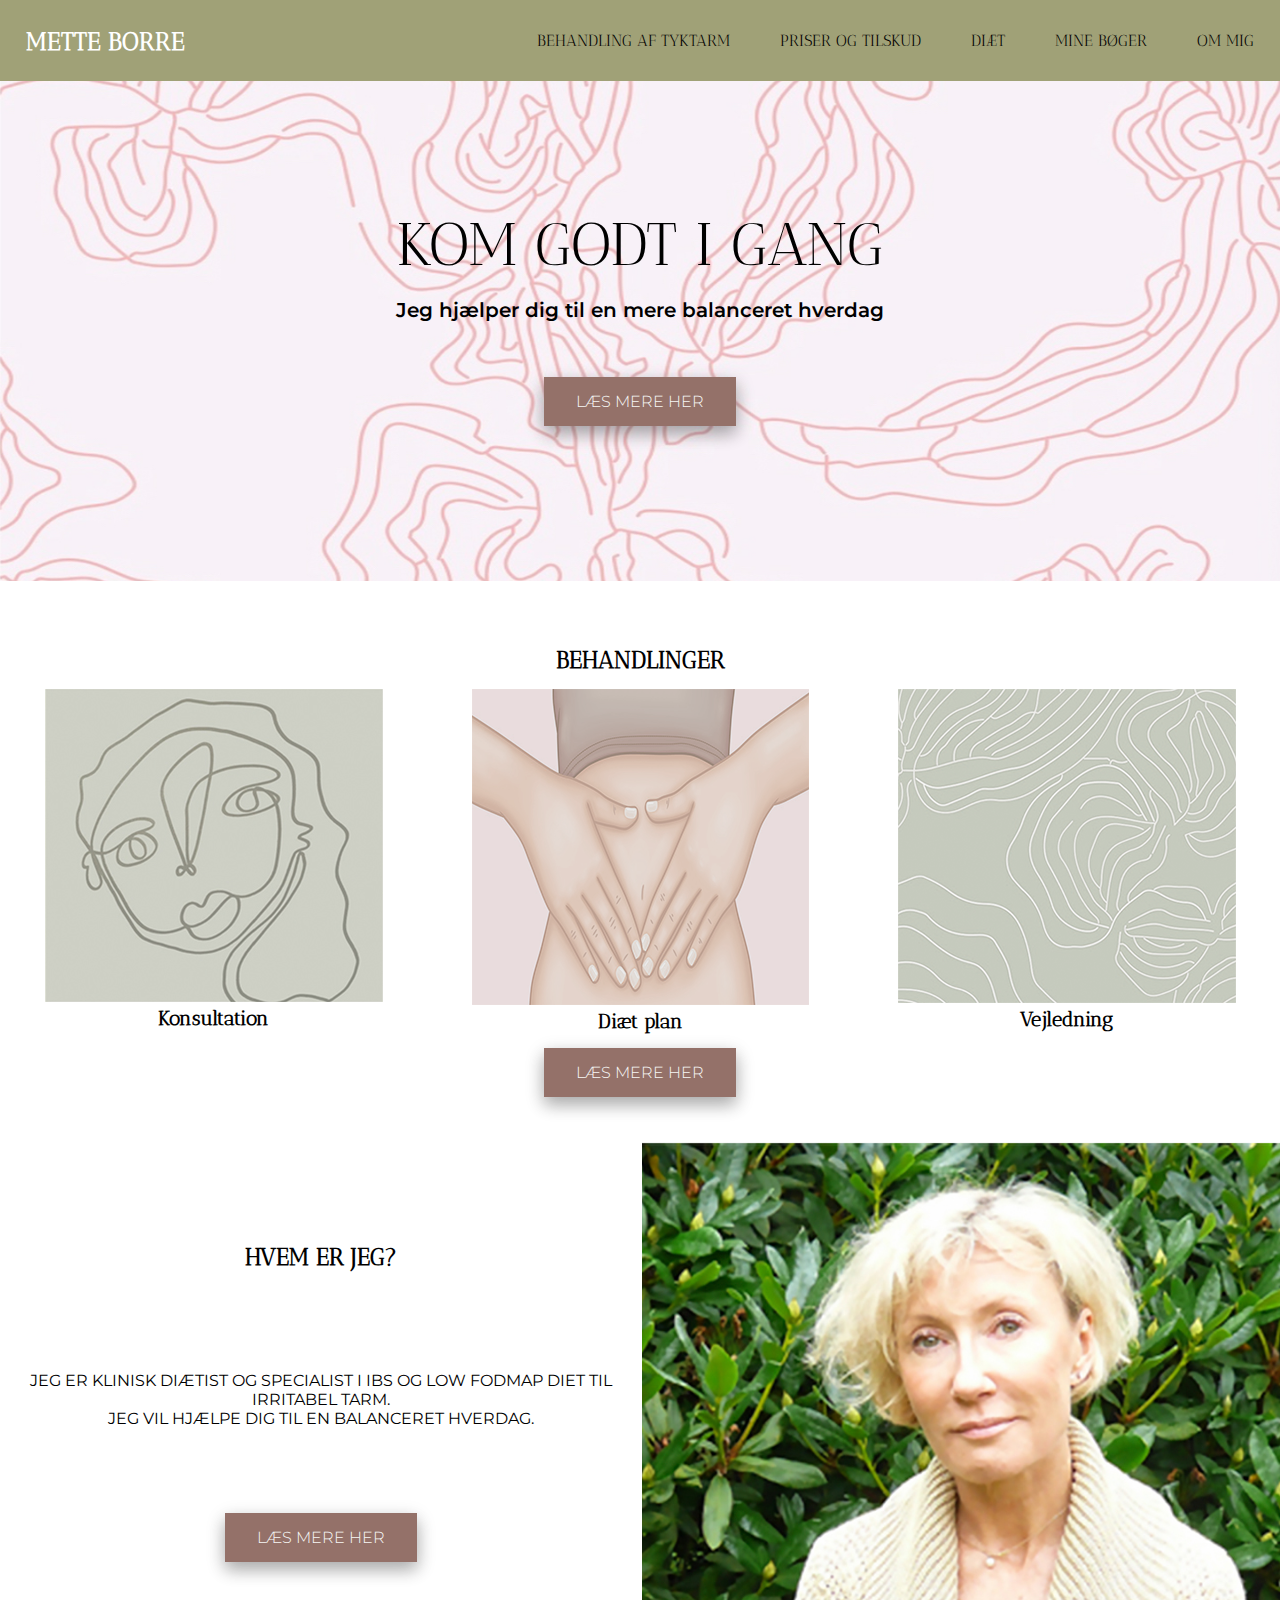
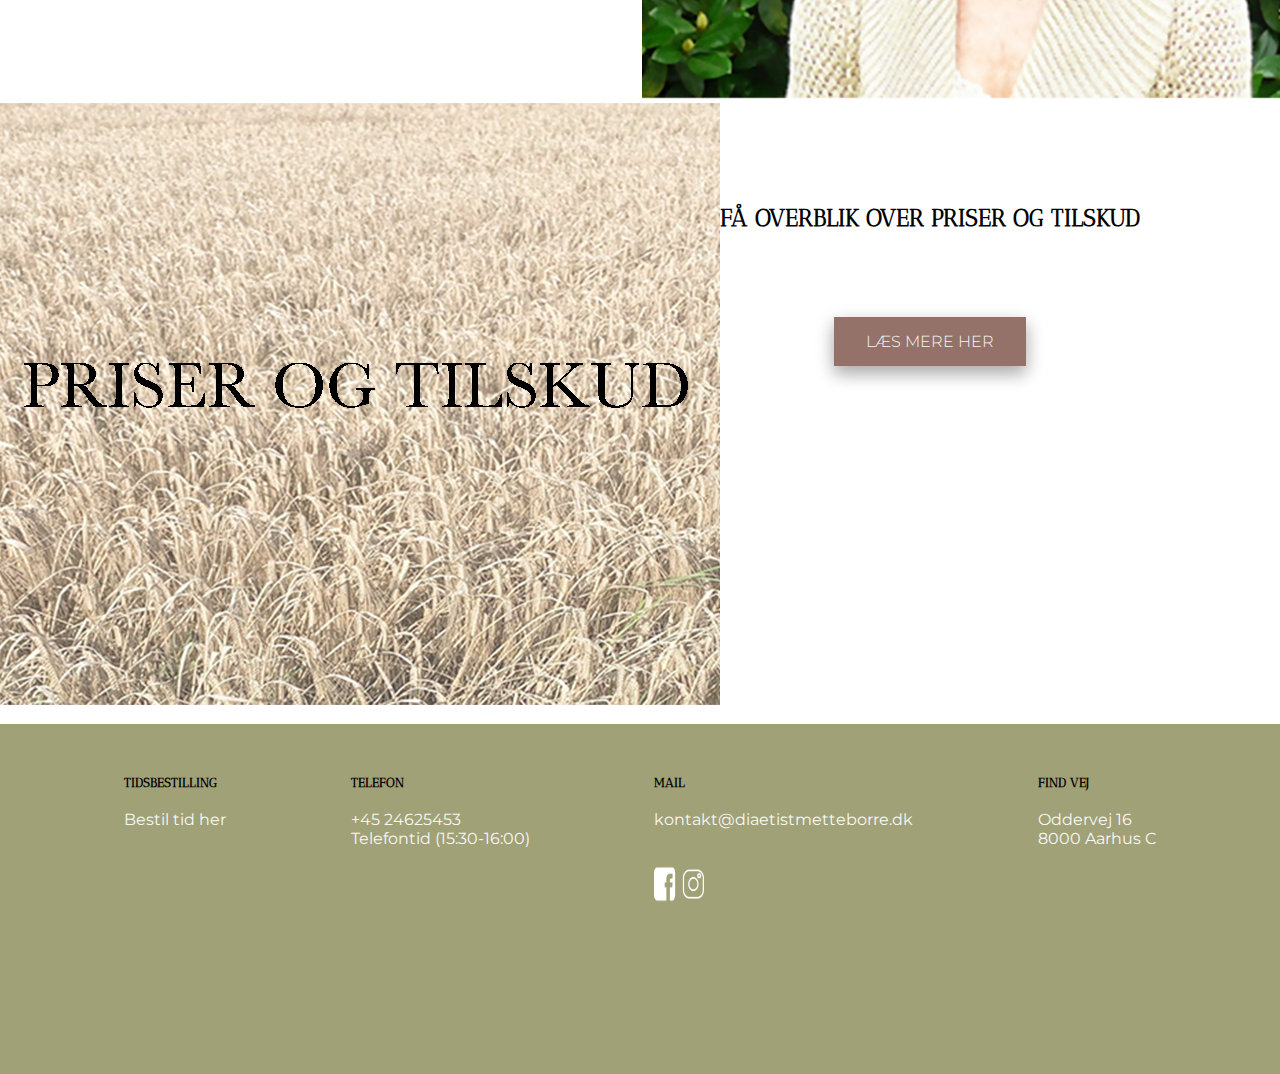
<file: index.html>
<!DOCTYPE html>
<html lang="en">
<head>
    <meta charset="UTF-8">
    <meta http-equiv="X-UA-Compatible" content="IE=edge">
    <meta name="viewport" content="width=device-width, initial-scale=1.0">
    <title>Mette Borre Diætist</title>
    <meta name="description" content="Jeg tilbyder vejledning og diæt plan til alle med problemer i tarmen.">
    <link rel="stylesheet" href="stylesheet.css">
    <style> @import url('https://fonts.googleapis.com/css2?family=Montserrat:wght@200&display=swap');</style>
    <style> @import url('https://fonts.googleapis.com/css2?family=Antic+Didone&display=swap');</style>
</head>
<body>
<header>
   
 
    <!--desktopmenu-->
    <a href="index.html">Mette Borre</a>
    
    <nav id="desktopmenu">
      
        <div class="dropdown">
            <p><a href="behandling.html" class="dropbtn">Behandling af tyktarm</a></p>
            <div class="dropdown-content">
                <a href="vejledning.html">Vejledning</a>
                <a href="komgodtigang.html">Kom godt i gang</a>
            </div>
        </div>

      <a href="priserogtilskud.html">Priser og tilskud</a>

      <a href="diæt.html">Diæt</a>

        <div class="dropdown">
            <p><a href="minebøger.html" class="dropbtn">Mine Bøger</a></p>
            <div class="dropdown-content">
                <a href="bogomernæring.html">Bog om ernæring</a>
                <a href="bogomkost.html">Bog om kost</a>
                <a href="foredrag.html">Foredrag om fordøjelse</a>
            </div>
        </div>
    
        <div class="dropdown">
            <p><a href="ommig.html" class="dropbtn">Om mig</a></p>

            <div class="dropdown-content">
                <a href="kontakt.html">Kontakt</a>
                <a href="omtale.html">Omtale</a>
            </div>
        </div>
    </nav>

       <!--burgermenu-->
       <a id="mobilemenu" href="menu.html"> <img src="menu-mobil/burgermenu.svg" alt="Burger Menu"> </a>

</header>

<main>

    <!--hero nyhed-->
    <section id="forside">
        <h1 id="forsidetekst">Kom godt i gang</h1>
        <p> Jeg hjælper dig til en mere balanceret hverdag</p>
        <p><a href="komgodtigang.html" class="lyserodknap">Læs mere her</a></p>

    </section>


    <section class="behandlinger">
        <h2>Behandlinger</h2>
        <section class="behandlingerbilleder">
            <div>
                <a href="behandling.html"> <img src="image/faceforside1.jpg" alt="konsultation"></a>
                <h2>Konsultation</h2>
            </div>
        
            <div>
                <a href="diæt.html"> <img src="image/maveforside.png" alt="diæt plan"></a>
                <h2>Diæt plan</h2>
           
            </div>
        
            <div>
                <a href="vejledning.html"> <img src="image/grøntarmforside.png" alt="vejledning"></a>
                <h2>Vejledning</h2>
            </div>
        </section>
        <section id="behandlingerknap">
            <div>
            <p><a href="behandling.html" class="lyserodknap">Læs mere her</a></p>
        </div>
        </section>
    </section>
    

    <section class="tokolonnermette">
        <div id="metteprisertekst">
            <h2>Hvem er jeg?</h2>
            <p>
                Jeg er klinisk diætist og specialist i IBS og Low FODMAP diet til irritabel tarm.<br>Jeg vil hjælpe dig til en balanceret hverdag.
            </p>
            <p><a href="ommig.html" class="lyserodknap">Læs mere her</a></p>

        </div>
        <!--https://min.medicin.dk/artikler/artikel/105 - kilde Mette Borre billede-->
        <div>
            <img id="metteansigt" src="image/Metteface.jpg" alt="Billede af Mette">
        </div>

    </section>
    <section class="tokolonnerpriser">
        <div>
            <img id="priserforside" src="image/priserogtilskudforside.jpg" alt="Billede af priser og tilskud">
        </div>
       
        <div id="prisertekst">
            <h2>Få overblik over priser og tilskud</h2>
            
            <p><a href="priserogtilskud.html" class="lyserodknap">Læs mere her</a></p>

        </div>
    

    </section>
</main>

<footer>

    <div class="up">
       <h6>Tidsbestilling</h6>
        <p>
        <a href="#"> Bestil tid her</a>
        </p>
    </div>

    <div class="up">
        <h6>Telefon</h6>
        <p>
        +45 24625453<br>
        Telefontid (15:30-16:00)
        </p>
    </div>

    <div class="down">
        <h6>Mail</h6>
        <p>
        <a href="mailto:Kontakt@diaetistmetteborre.dk">kontakt@diaetistmetteborre.dk</a>
        </p>
        <a href="#"><img src="image/iconerfooter.png" alt="facebook og instagram iconer"></a>
    </div>

    <div class="down">
        <h6>Find vej</h6>
        <p>
        <a href="https://goo.gl/maps/Ad6zxF7HXjRn4RDX6">
        Oddervej 16
        <br>
        8000 Aarhus C
        </a>
        </p>
    </div>
</footer>

</body>

</html>
</file>
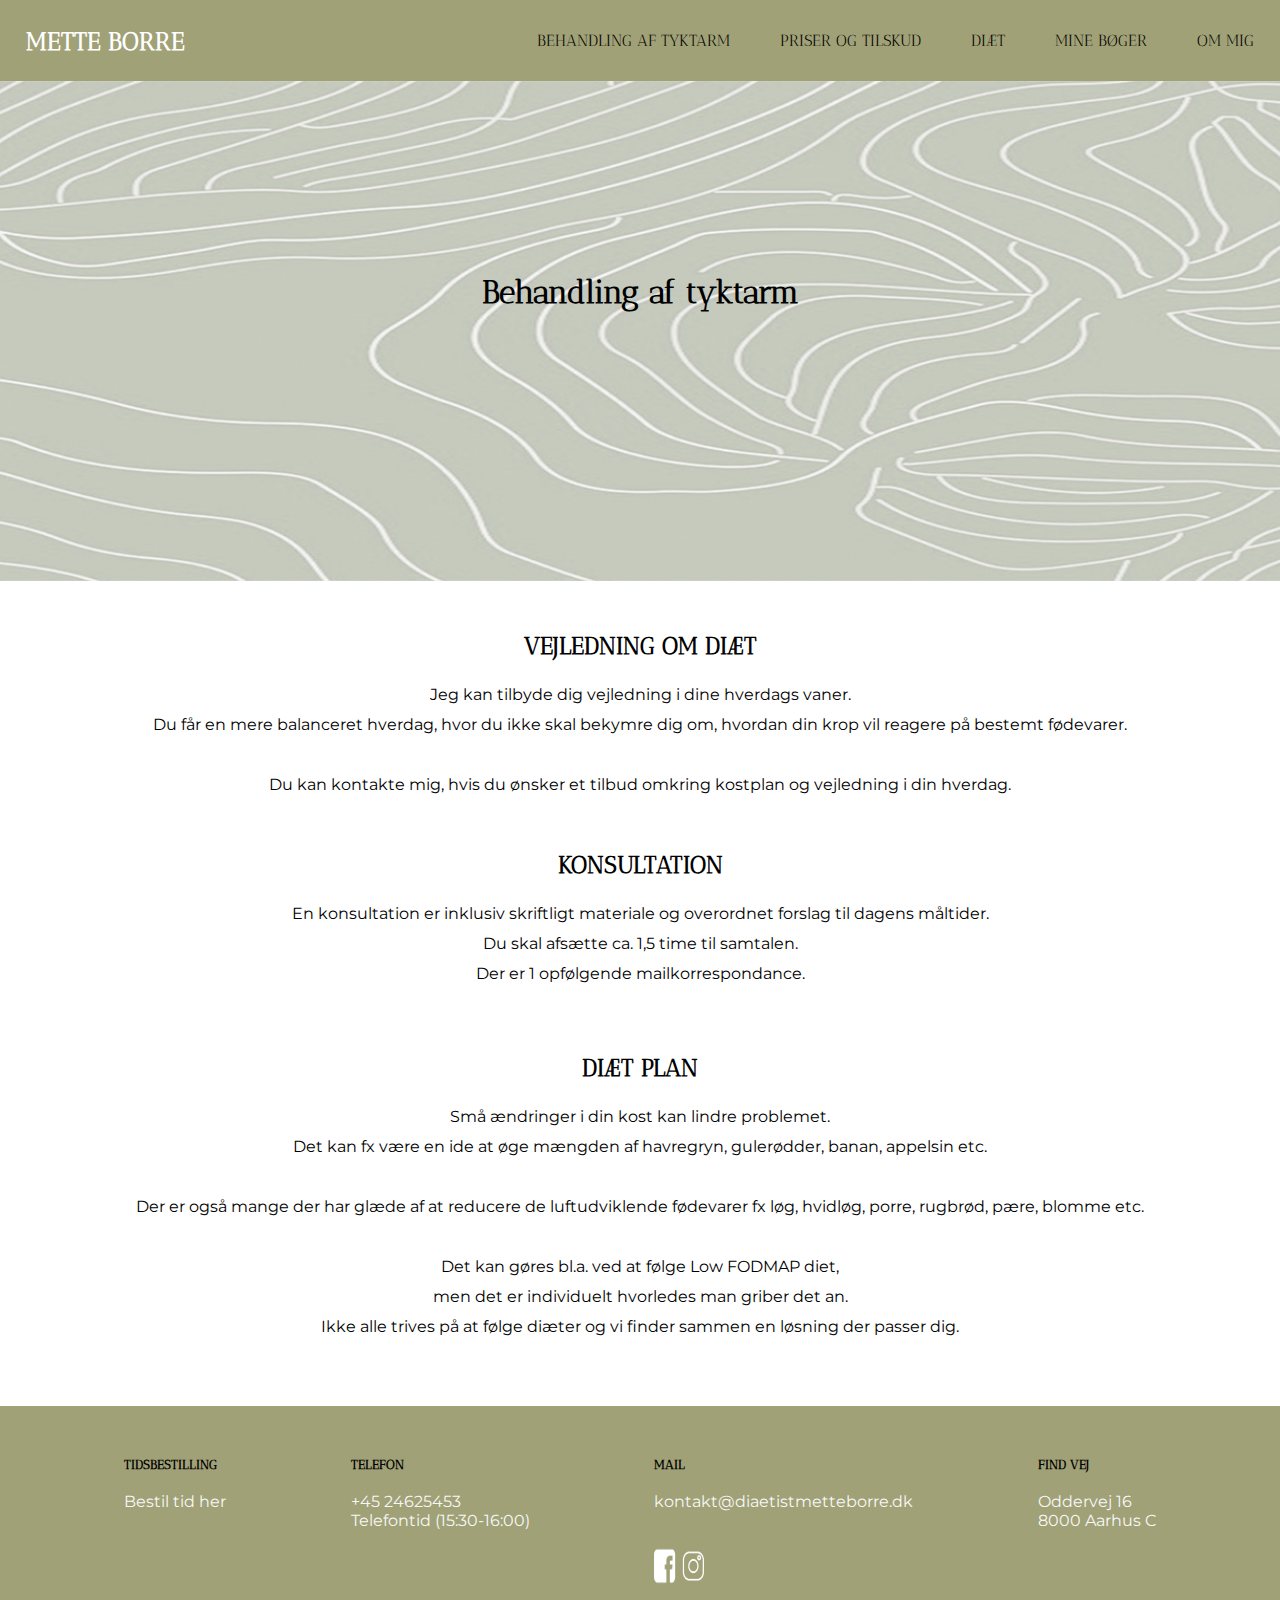
<file: behandling.html>
<!DOCTYPE html>
<html lang="en">
<head>
    <meta charset="UTF-8">
    <meta http-equiv="X-UA-Compatible" content="IE=edge">
    <meta name="viewport" content="width=device-width, initial-scale=1.0">
    <title>Mette Borre Diætist</title>
    <meta name="description" content="Jeg tilbyder vejledning og diæt plan til alle med problemer i tarmen.">
    <link rel="stylesheet" href="stylesheet.css">
    <style> @import url('https://fonts.googleapis.com/css2?family=Montserrat:wght@200&display=swap');</style>
    <style> @import url('https://fonts.googleapis.com/css2?family=Antic+Didone&display=swap');</style>
</head>
<body>
<header>
   
 
    <!--desktopmenu-->
    <a href="index.html">Mette Borre</a>
    
    <nav id="desktopmenu">
      
        <div class="dropdown">
            <p><a href="behandling.html" class="dropbtn">Behandling af tyktarm</a></p>
            <div class="dropdown-content">
                <a href="vejledning.html">Vejledning</a>
                <a href="komgodtigang.html">Kom godt i gang</a>
            </div>
        </div>

      <a href="priserogtilskud.html">Priser og tilskud</a>

      <a href="diæt.html">Diæt</a>

        <div class="dropdown">
            <p><a href="minebøger.html" class="dropbtn">Mine Bøger</a></p>
            <div class="dropdown-content">
                <a href="bogomernæring.html">Bog om ernæring</a>
                <a href="bogomkost.html">Bog om kost</a>
                <a href="foredrag.html">Foredrag om fordøjelse</a>
            </div>
        </div>
    
        <div class="dropdown">
            <p><a href="ommig.html" class="dropbtn">Om mig</a></p>

            <div class="dropdown-content">
                <a href="kontakt.html">Kontakt</a>
                <a href="omtale.html">Omtale</a>
            </div>
        </div>
    </nav>

       <!--burgermenu-->
       <a id="mobilemenu" href="menu.html"> <img src="menu-mobil/burgermenu.svg" alt="Burger Menu"> </a>

</header>

<main>
    <section id="behandlingoverskrift">
        <h2>
            Behandling af tyktarm 
        </h2>
    </section>

    <section class="behandlingtekst">
        <h2>
            Vejledning om diæt
        </h2>
        <p>
            Jeg kan tilbyde dig vejledning i dine hverdags vaner. <br> Du får en mere balanceret hverdag, hvor du ikke skal bekymre dig om, hvordan din krop vil reagere på bestemt fødevarer.  <br><br>Du kan kontakte mig, hvis du ønsker et tilbud omkring kostplan og vejledning i din hverdag.
        </p>
    </section>
    <section class="behandlingtekst">
        <div>
            <h2>
                Konsultation
            </h2>
            <p>
                En konsultation er inklusiv skriftligt materiale og overordnet forslag til dagens måltider.<br> Du skal afsætte ca. 1,5 time til samtalen.<br> Der er 1 opfølgende mailkorrespondance.
            </p>
        </div>
    </section>
    <section class="behandlingtekst">
        <div>
            <h2>
                Diæt plan
            </h2>
            <p>
                Små ændringer i din kost kan lindre problemet. <br>Det kan fx være en ide at øge mængden af havregryn, gulerødder, banan, appelsin etc.<br><br> Der er også mange der har glæde af at reducere de luftudviklende fødevarer fx løg, hvidløg, porre, rugbrød, pære, blomme etc.<br> <br> Det kan gøres bl.a. ved at følge Low FODMAP diet,<br> men det er individuelt hvorledes man griber det an.<br> Ikke alle trives på at følge diæter og vi finder sammen en løsning der passer dig.
            </p>
        </div>
    </section>

</main>

<footer>

    <div class="up">
       <h6>Tidsbestilling</h6>
        <p>
        <a href="#"> Bestil tid her</a>
        </p>
    </div>

    <div class="up">
        <h6>Telefon</h6>
        <p>
        +45 24625453<br>
        Telefontid (15:30-16:00)<br>
        </p>
    </div>

    <div class="down">
        <h6>Mail</h6>
        <p>
        <a href="mailto:Kontakt@diaetistmetteborre.dk">kontakt@diaetistmetteborre.dk</a>
        </p>
        <a href="#"><img src="image/iconerfooter.png" alt="facebook og instagram logo"></a>
    </div>

    <div class="down">
        <h6>Find vej</h6>
        <p>
        <a href="https://goo.gl/maps/Ad6zxF7HXjRn4RDX6">
        Oddervej 16
        <br>
        8000 Aarhus C
        </a>
        </p>
    </div>
</footer>

</body>

</html>
</file>
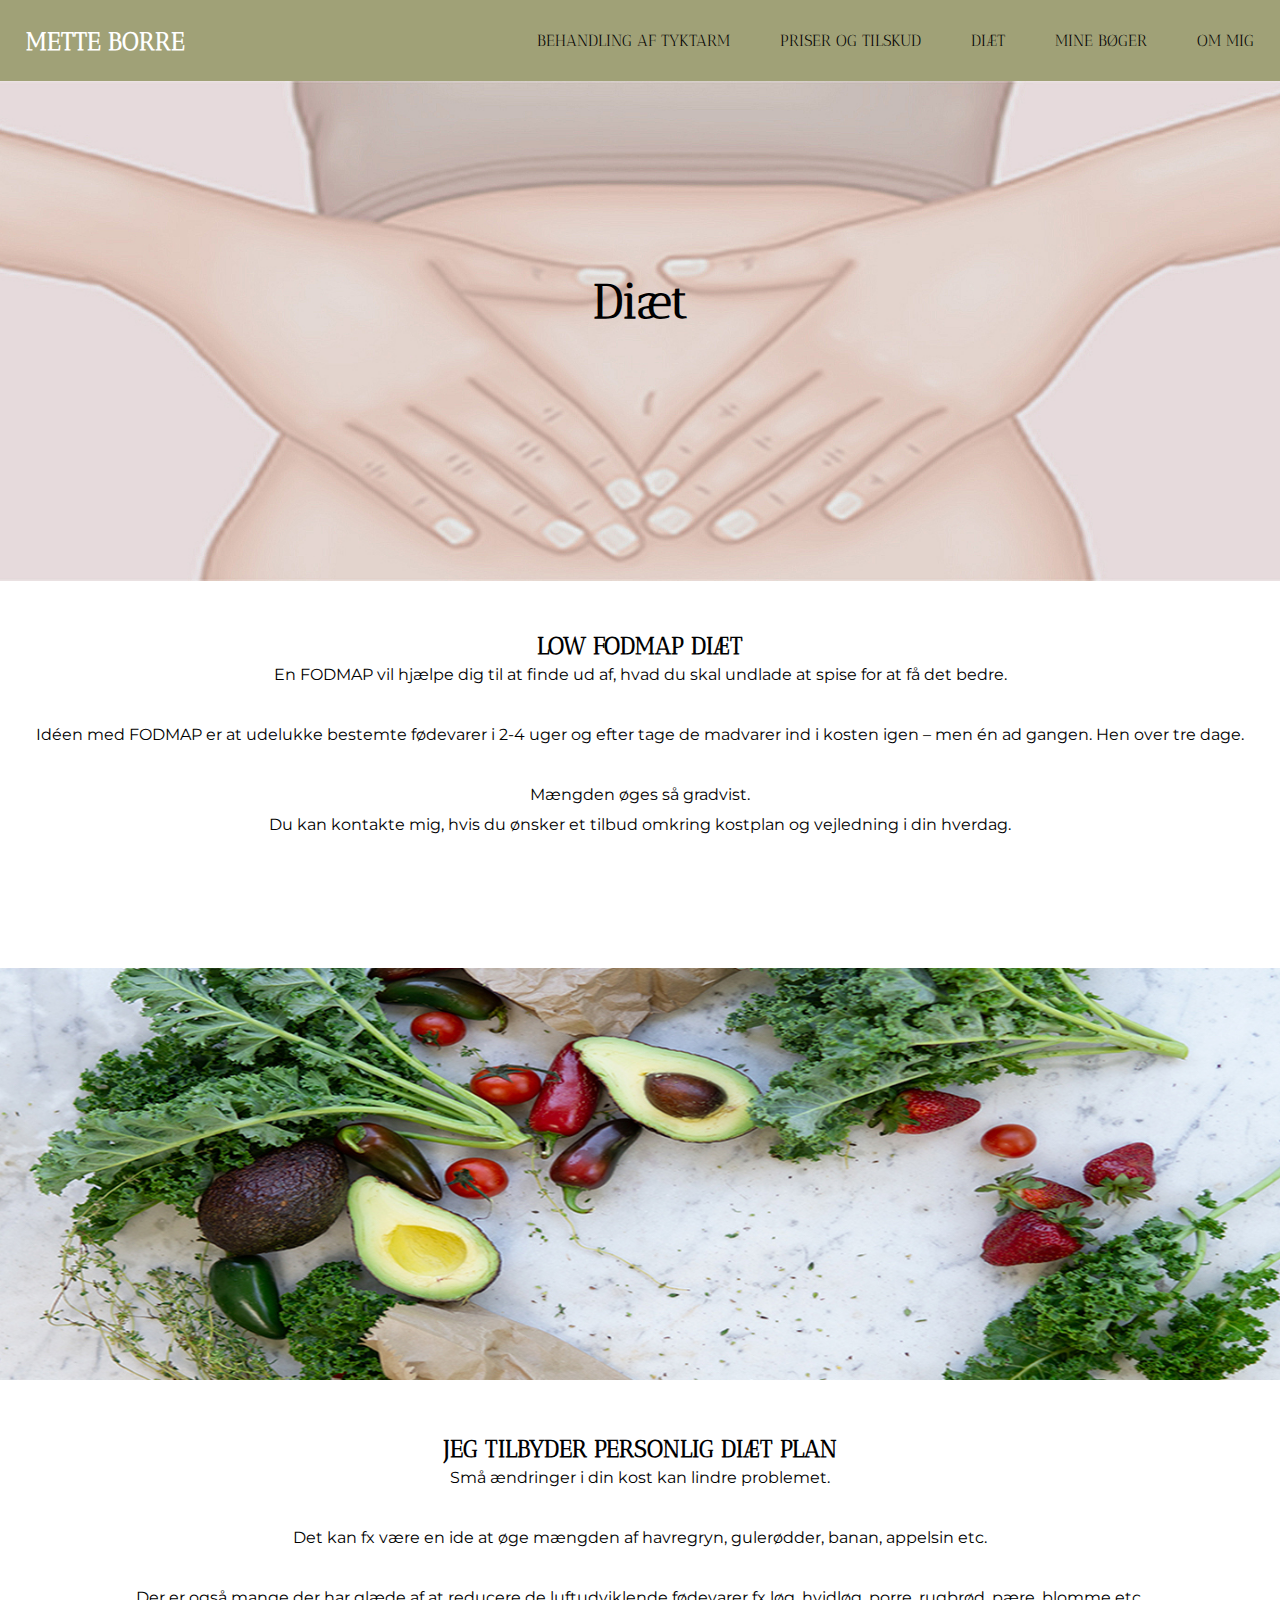
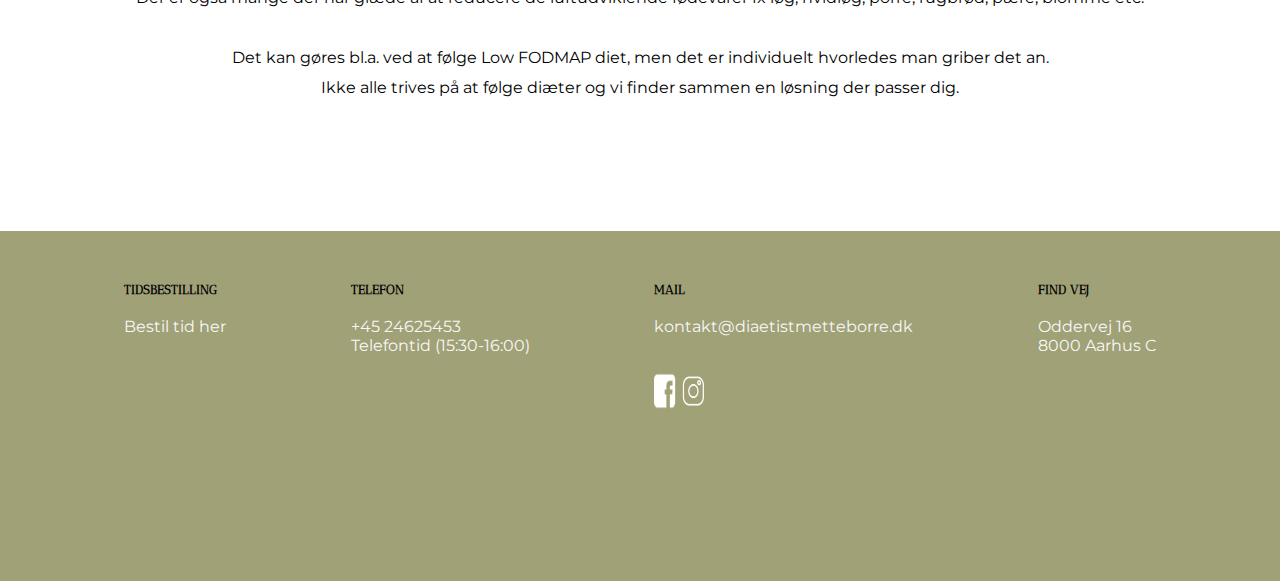
<file: diæt.html>
<!DOCTYPE html>
<html lang="en">
<head>
    <meta charset="UTF-8">
    <meta http-equiv="X-UA-Compatible" content="IE=edge">
    <meta name="viewport" content="width=device-width, initial-scale=1.0">
    <title>Mette Borre Diætist</title>
    <meta name="description" content="Jeg tilbyder vejledning og diæt plan til alle med problemer i tarmen.">
    <link rel="stylesheet" href="stylesheet.css">
    <style> @import url('https://fonts.googleapis.com/css2?family=Montserrat:wght@200&display=swap');</style>
    <style> @import url('https://fonts.googleapis.com/css2?family=Antic+Didone&display=swap');</style>
</head>
<body>
<header>
   
 
    <!--desktopmenu-->
    <a href="index.html">Mette Borre</a>
    
    <nav id="desktopmenu">
      
        <div class="dropdown">
            <p><a href="behandling.html" class="dropbtn">Behandling af tyktarm</a></p>
            <div class="dropdown-content">
                <a href="vejledning.html">Vejledning</a>
                <a href="komgodtigang.html">Kom godt i gang</a>
            </div>
        </div>

      <a href="priserogtilskud.html">Priser og tilskud</a>

      <a href="diæt.html">Diæt</a>

        <div class="dropdown">
            <p><a href="minebøger.html" class="dropbtn">Mine Bøger</a></p>
            <div class="dropdown-content">
                <a href="bogomernæring.html">Bog om ernæring</a>
                <a href="bogomkost.html">Bog om kost</a>
                <a href="foredrag.html">Foredrag om fordøjelse</a>
            </div>
        </div>
    
        <div class="dropdown">
            <p><a href="ommig.html" class="dropbtn">Om mig</a></p>

            <div class="dropdown-content">
                <a href="kontakt.html">Kontakt</a>
                <a href="omtale.html">Omtale</a>
            </div>
        </div>
    </nav>

       <!--burgermenu-->
       <a id="mobilemenu" href="menu.html"> <img src="menu-mobil/burgermenu.svg" alt="Burger Menu"> </a>

</header>

<main>
    <section id="diætoverskrift">
        <h2>
            Diæt 
        </h2>
    </section>

    <section id="diættekst">
        <h2>
            Low Fodmap Diæt 
        </h2>
        <p>
            En FODMAP vil hjælpe dig til at finde ud af, hvad du skal undlade at spise for at få det bedre.<br><br> Idéen med FODMAP er at udelukke bestemte fødevarer i 2-4 uger og efter tage de madvarer ind i kosten igen – men én ad gangen. Hen over tre dage. <br><br>Mængden øges så gradvist.<br> Du kan kontakte mig, hvis du ønsker et tilbud omkring kostplan og vejledning i din hverdag.
        </p>
    </section>
    <section id="diættekst2">
        <div>
            <img id="grøntsager" src="image/Diætgrøntsager.jpg" alt="Grøntsager diæt plan">
        </div>
        <div>
            <h2>
                Jeg tilbyder personlig Diæt plan
            </h2>
            <p>
                Små ændringer i din kost kan lindre problemet. <br><br>Det kan fx være en ide at øge mængden af havregryn, gulerødder, banan, appelsin etc.<br><br> Der er også mange der har glæde af at reducere de luftudviklende fødevarer fx løg, hvidløg, porre, rugbrød, pære, blomme etc.<br><br> Det kan gøres bl.a. ved at følge Low FODMAP diet, men det er individuelt hvorledes man griber det an.<br> Ikke alle trives på at følge diæter og vi finder sammen en løsning der passer dig.
            </p>
        </div>
    </section>

</main>

<footer>

    <div class="up">
       <h6>Tidsbestilling</h6>
        <p>
        <a href="#"> Bestil tid her</a>
        </p>
    </div>

    <div class="up">
        <h6>Telefon</h6>
        <p>
        +45 24625453<br>
        Telefontid (15:30-16:00)<br>
        </p>
    </div>

    <div class="down">
        <h6>Mail</h6>
        <p>
        <a href="mailto:Kontakt@diaetistmetteborre.dk">kontakt@diaetistmetteborre.dk</a>
        </p>
        <a href="#"><img src="image/iconerfooter.png" alt="facebook og instagram logo"></a>
    </div>

    <div class="down">
        <h6>Find vej</h6>
        <p>
        <a href="https://goo.gl/maps/Ad6zxF7HXjRn4RDX6">
        Oddervej 16
        <br>
        8000 Aarhus C
        </a>
        </p>
    </div>
</footer>

</body>

</html>
</file>
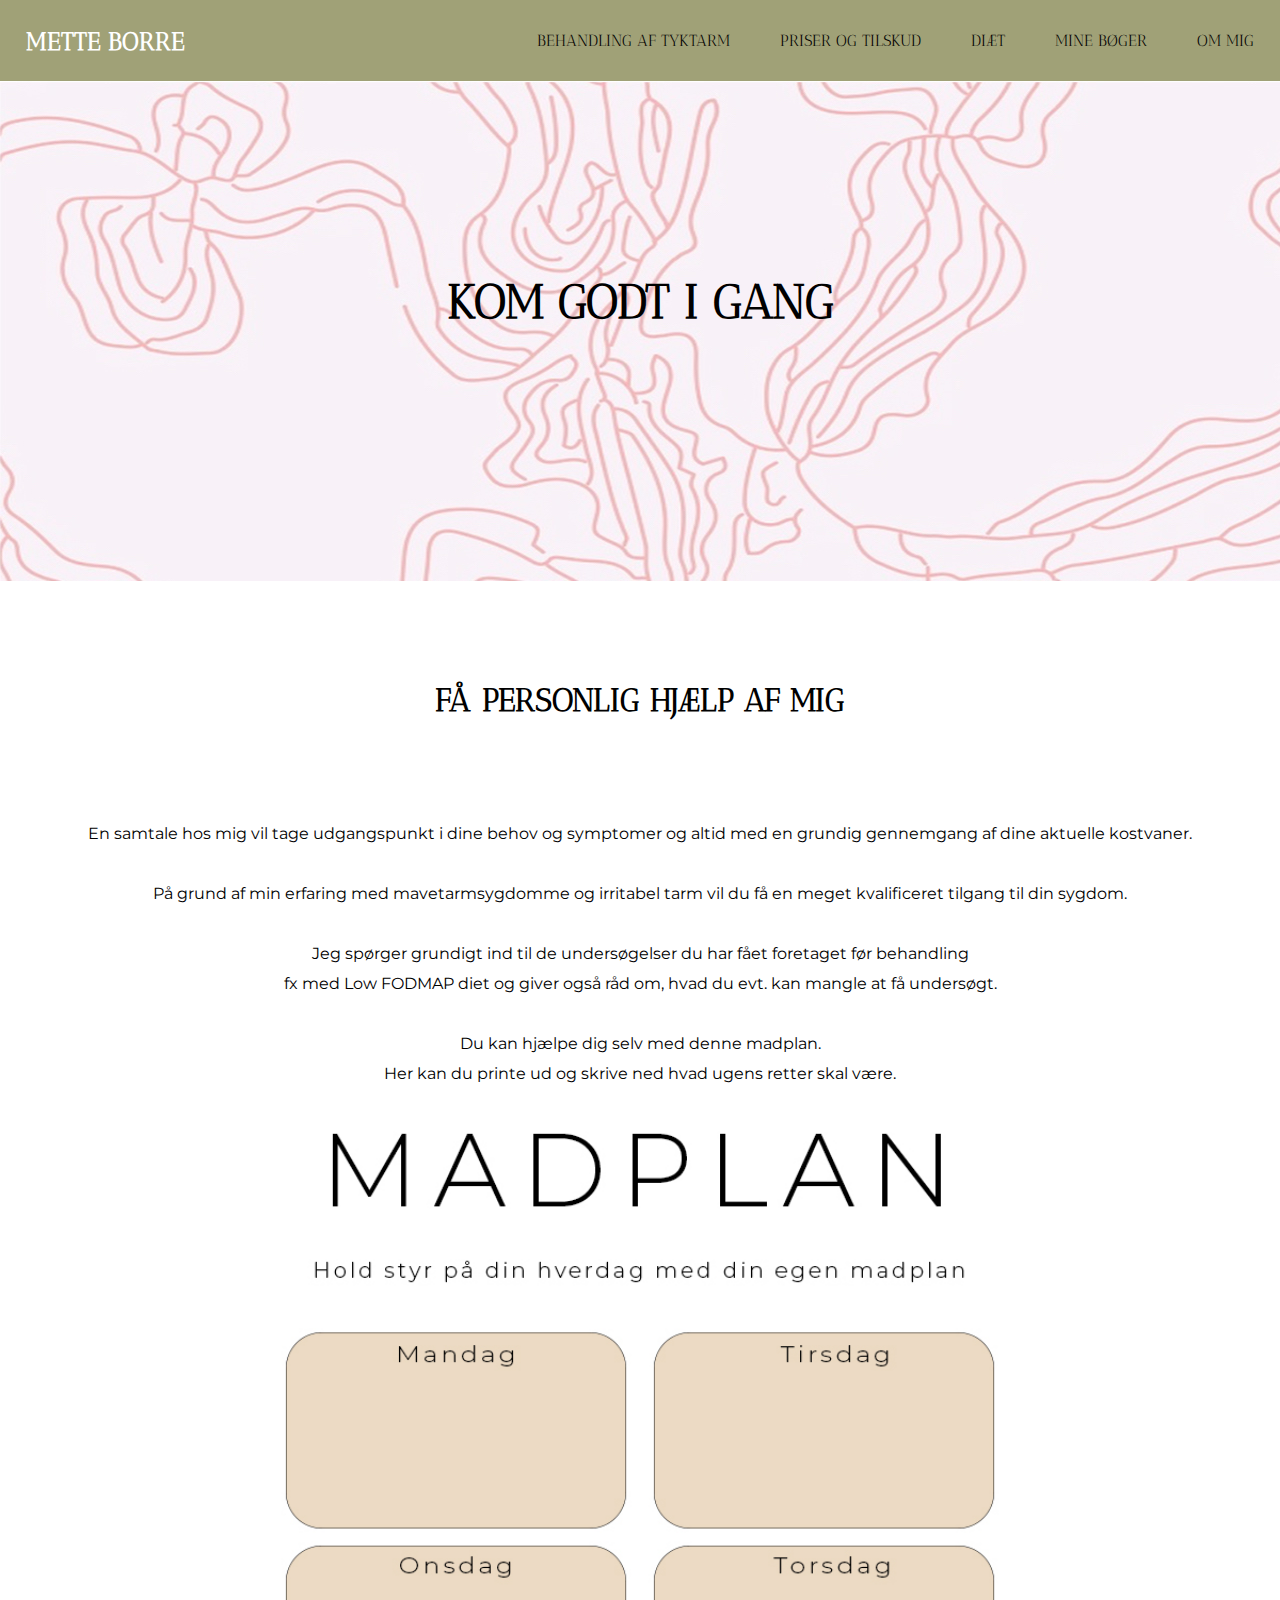
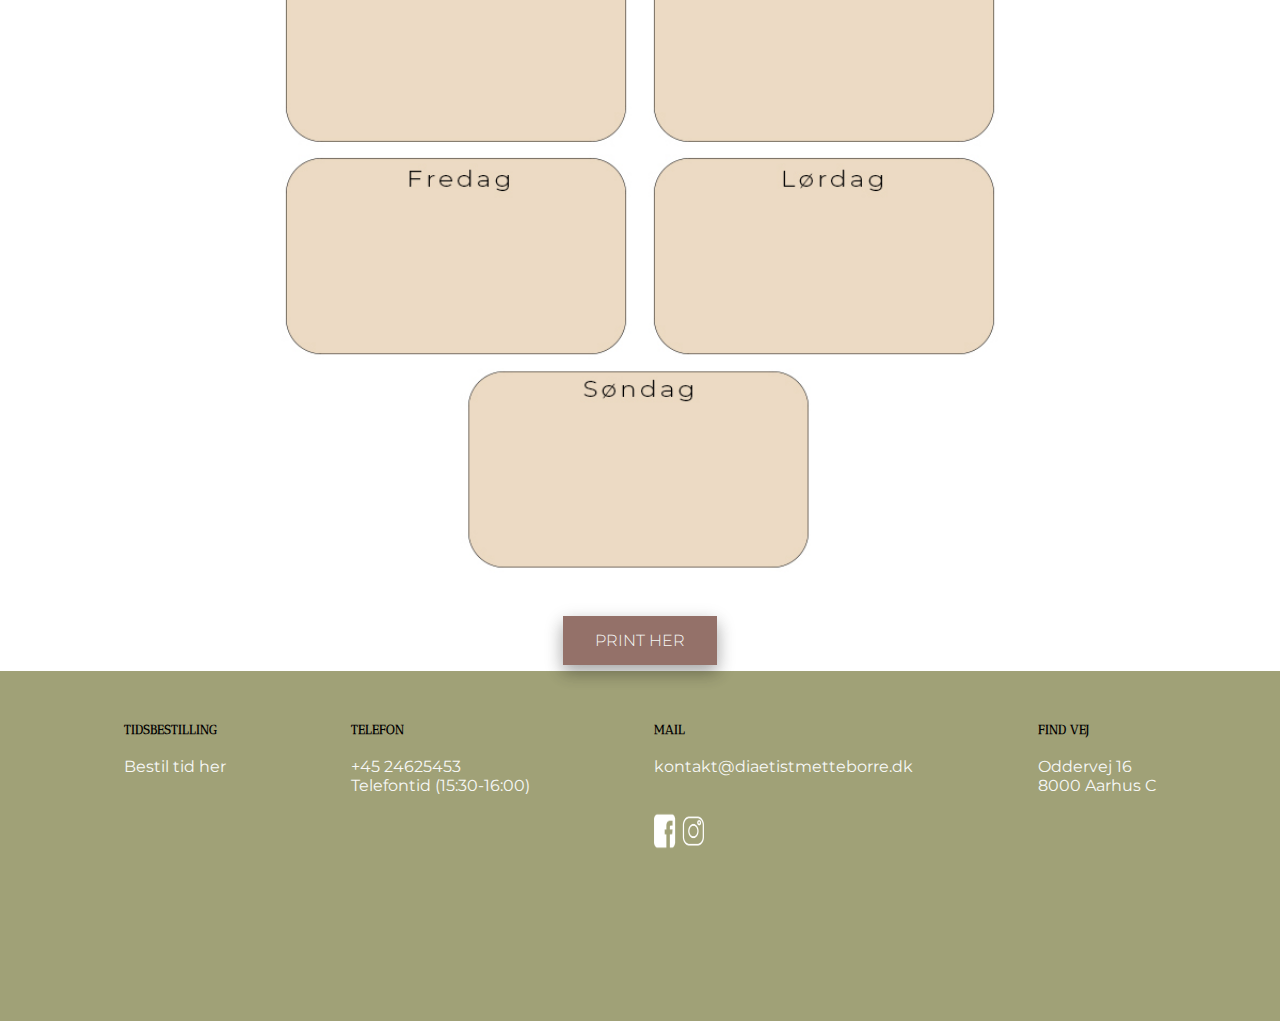
<file: komgodtigang.html>
<!DOCTYPE html>
<html lang="en">
<head>
    <meta charset="UTF-8">
    <meta http-equiv="X-UA-Compatible" content="IE=edge">
    <meta name="viewport" content="width=device-width, initial-scale=1.0">
    <title>Mette Borre Diætist</title>
    <meta name="description" content="Jeg tilbyder vejledning og diæt plan til alle med problemer i tarmen.">
    <link rel="stylesheet" href="stylesheet.css">
    <style> @import url('https://fonts.googleapis.com/css2?family=Montserrat:wght@200&display=swap');</style>
    <style> @import url('https://fonts.googleapis.com/css2?family=Antic+Didone&display=swap');</style>
</head>
<body>
<header>
   
 
    <!--desktopmenu-->
    <a href="index.html">Mette Borre</a>
    
    <nav id="desktopmenu">
      
        <div class="dropdown">
            <p><a href="behandling.html" class="dropbtn">Behandling af tyktarm</a></p>
            <div class="dropdown-content">
                <a href="vejledning.html">Vejledning</a>
                <a href="komgodtigang.html">Kom godt i gang</a>
            </div>
        </div>

      <a href="priserogtilskud.html">Priser og tilskud</a>

      <a href="diæt.html">Diæt</a>

        <div class="dropdown">
            <p><a href="minebøger.html" class="dropbtn">Mine Bøger</a></p>
            <div class="dropdown-content">
                <a href="bogomernæring.html">Bog om ernæring</a>
                <a href="bogomkost.html">Bog om kost</a>
                <a href="foredrag.html">Foredrag om fordøjelse</a>
            </div>
        </div>
    
        <div class="dropdown">
            <p><a href="ommig.html" class="dropbtn">Om mig</a></p>

            <div class="dropdown-content">
                <a href="kontakt.html">Kontakt</a>
                <a href="omtale.html">Omtale</a>
            </div>
        </div>
    </nav>

       <!--burgermenu-->
       <a id="mobilemenu" href="menu.html"> <img src="menu-mobil/burgermenu.svg" alt="Burger Menu"> </a>

</header>
<main>
    <section>
        <div id="komgodtigang">
            <h2>
                Kom godt i gang 
            </h2>
        </div>
    </section>


    <section id="komigangtekst">
        <div>
            <h2>
                Få personlig hjælp af mig
            </h2>
            <p>
                En samtale hos mig vil tage udgangspunkt i dine behov og symptomer og altid med en grundig gennemgang af dine aktuelle kostvaner. <br><br>På grund af min erfaring med mavetarmsygdomme og irritabel tarm vil du få en meget kvalificeret tilgang til din sygdom. <br><br>Jeg spørger grundigt ind til de undersøgelser du har fået foretaget før behandling<br> fx med Low FODMAP diet og giver også råd om, hvad du evt. kan mangle at få undersøgt.<br> 
                <br> Du kan hjælpe dig selv med denne madplan. <br> Her kan du printe ud og skrive ned hvad ugens retter skal være.
            </p>
        </div>
        <div >
            <img id="madplan" src="image/Madplan.jpg" alt="diæt plan til brugerne">
            <p><a href="index.html" class="lyserodknap">print her</a></p>

        
        </div>

    </section>

    
</main>
<footer>

    <div class="up">
       <h6>Tidsbestilling</h6>
        <p>
        <a href="#"> Bestil tid her</a>
        </p>
    </div>

    <div class="up">
        <h6>Telefon</h6>
        <p>
        +45 24625453<br>
        Telefontid (15:30-16:00)<br>
        </p>
    </div>

    <div class="down">
        <h6>Mail</h6>
        <p>
        <a href="mailto:Kontakt@diaetistmetteborre.dk">kontakt@diaetistmetteborre.dk</a>
        </p>
        <a href="#"><img src="image/iconerfooter.png" alt="facebook og instagram logo"></a>
    </div>

    <div class="down">
        <h6>Find vej</h6>
        <p>
        <a href="https://goo.gl/maps/Ad6zxF7HXjRn4RDX6">
        Oddervej 16
        <br>
        8000 Aarhus C
        </a>
        </p>
    </div>
</footer>

</body>

</html>
</file>
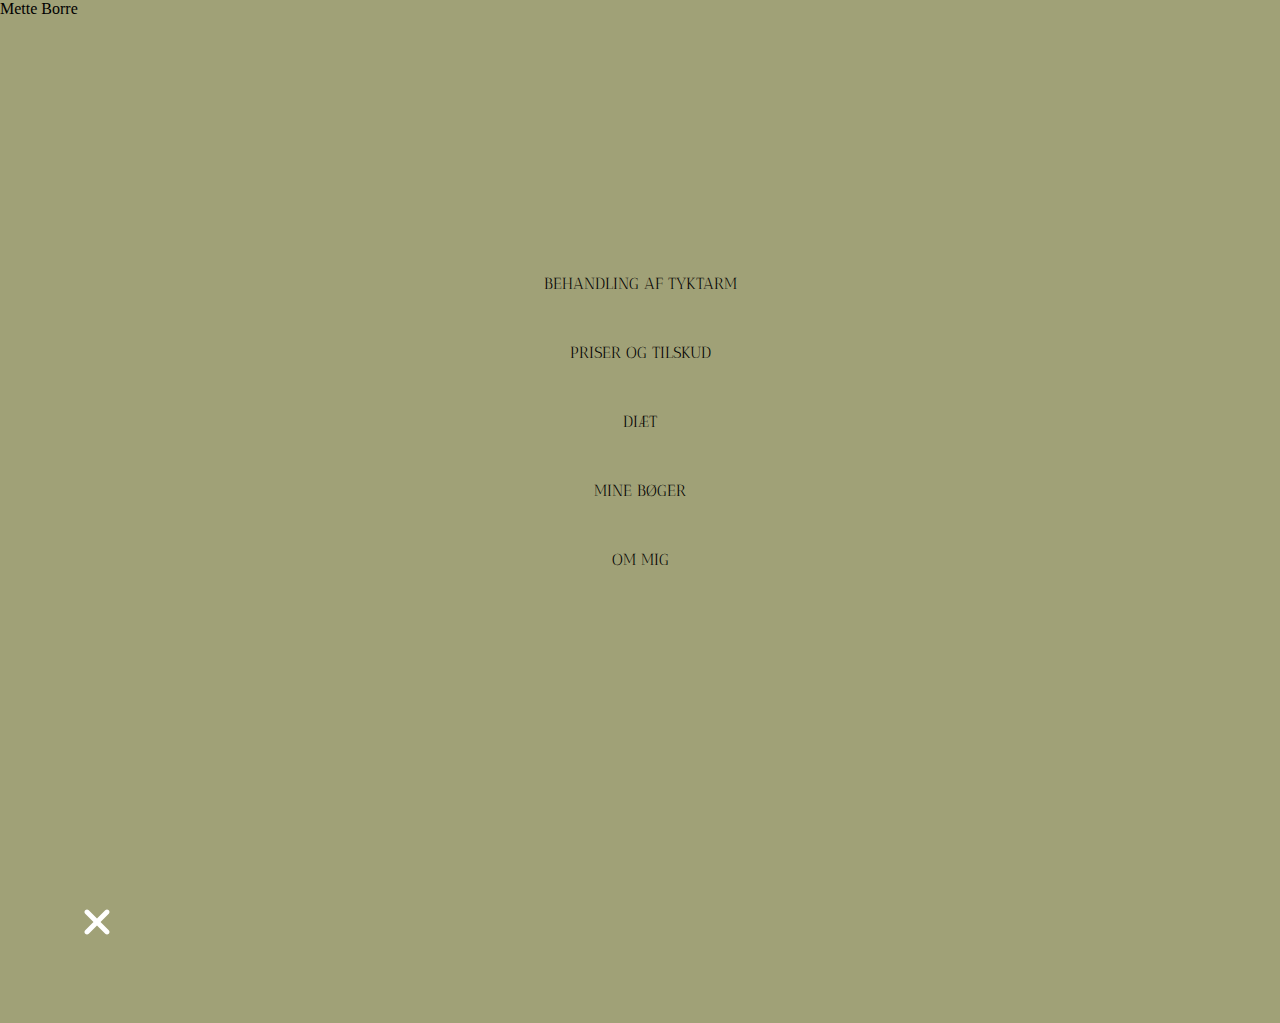
<file: menu.html>
<!DOCTYPE html>
<html lang="en">
<head>
    <meta charset="UTF-8">
    <meta http-equiv="X-UA-Compatible" content="IE=edge">
    <meta name="viewport" content="width=device-width, initial-scale=1.0">

    <link rel="stylesheet" href="stylesheet.css">

    <title>Menu</title>
    <meta name="description" content="Jeg tilbyder vejledning og diæt plan til alle med problemer i tarmen.">
    <style> @import url('https://fonts.googleapis.com/css2?family=Montserrat:wght@200&display=swap');</style>
    <style> @import url('https://fonts.googleapis.com/css2?family=Antic+Didone&display=swap');</style>
</head>
<body id="burgermenubody">
    
 
    <a id="burgermenulogo" href="index.html">Mette Borre</a>
    <nav id="burgermenu">
      
            <div class="dropdown">
                <p><a href="behandling.html" class="dropbtn">Behandling af tyktarm</a></p>
                <div class="dropdown-content">
                    <a href="vejledning.html">Vejledning</a>
                    <a href="komgodtigang.html">Kom godt i gang</a>
                </div>
            </div>
    
          <a href="priserogtilskud.html">Priser og tilskud</a>
    
          <a href="diæt.html">Diæt</a>
    
            <div class="dropdown">
                <p><a href="minebøger.html" class="dropbtn">Mine Bøger</a></p>
                <div class="dropdown-content">
                    <a href="bogomernæring.html">Bog om ernæring</a>
                    <a href="bogomkost.html">Bog om kost</a>
                    <a href="foredrag.html">Foredrag om fordøjelse</a>
                </div>
            </div>
        
            <div class="dropdown">
                <p><a href="ommig.html" class="dropbtn">Om mig</a></p>
    
                <div class="dropdown-content">
                    <a href="kontakt.html">Kontakt</a>
                    <a href="omtale.html">Omtale</a>
                </div>
            </div>
      
    </nav>

    <a id="burgermenuexit" href="index.html"><img src="menu-mobil/xmark-solid.svg" alt="Exit Burger Menu"> </a>


</body>
</html>
</file>
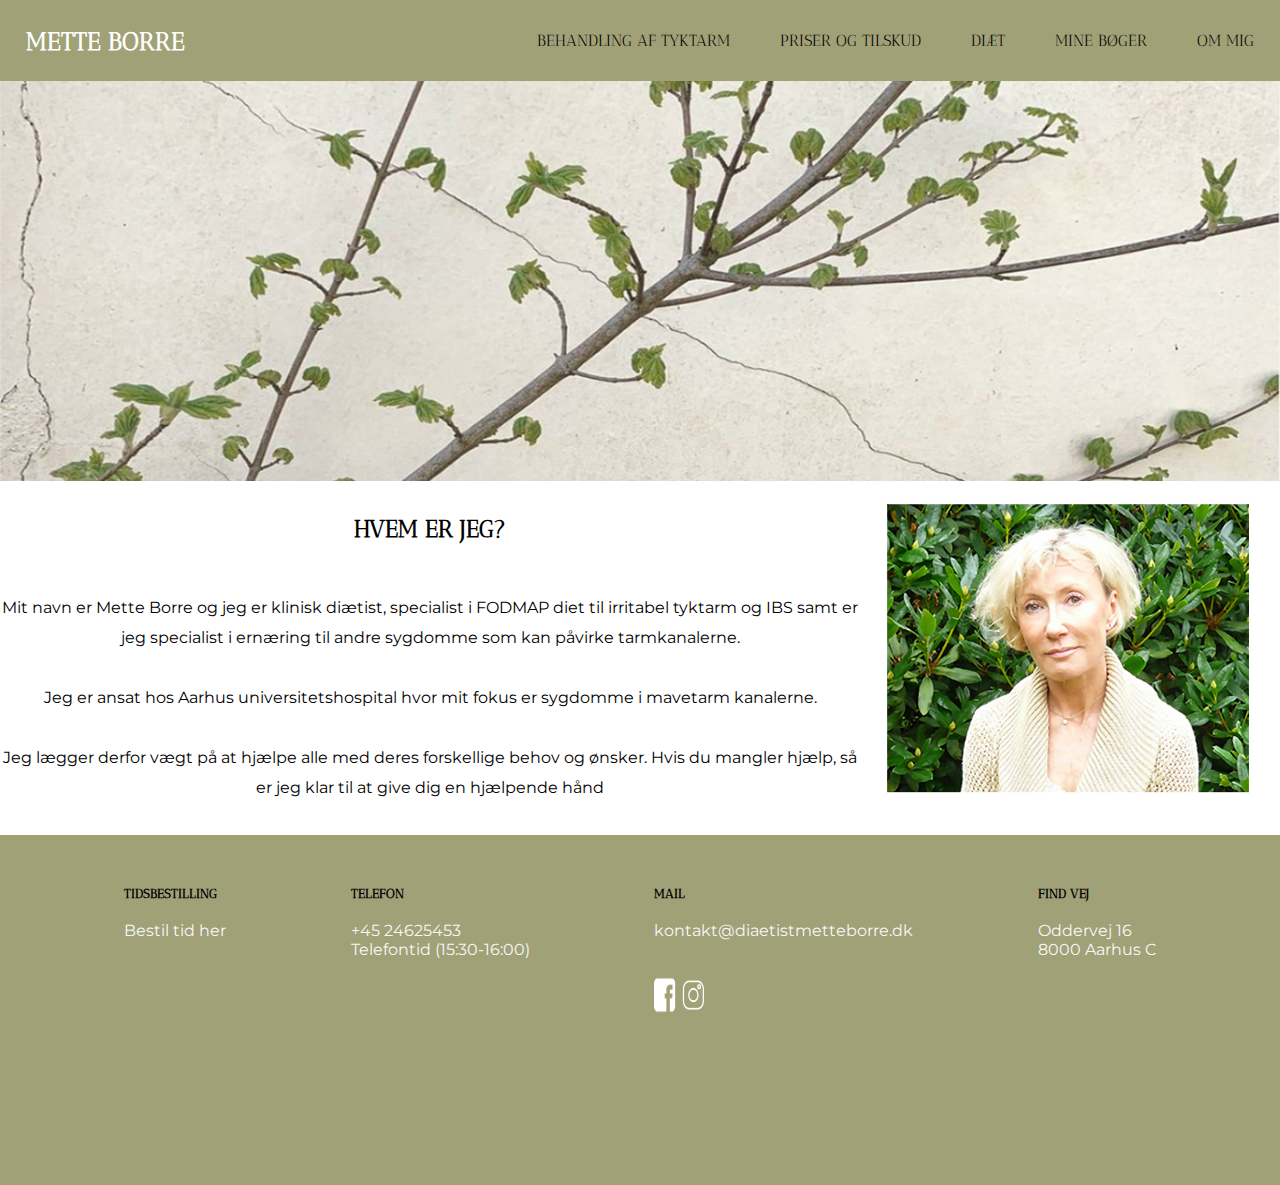
<file: ommig.html>
<!DOCTYPE html>
<html lang="en">
<head>
    <meta charset="UTF-8">
    <meta http-equiv="X-UA-Compatible" content="IE=edge">
    <meta name="viewport" content="width=device-width, initial-scale=1.0">
    <title>Mette Borre Diætist</title>
    <meta name="description" content="Jeg tilbyder vejledning og diæt plan til alle med problemer i tarmen.">
    <link rel="stylesheet" href="stylesheet.css">
    <style> @import url('https://fonts.googleapis.com/css2?family=Montserrat:wght@200&display=swap');</style>
    <style> @import url('https://fonts.googleapis.com/css2?family=Antic+Didone&display=swap');</style>
</head>
<body>
<header>
   
 
    <!--desktopmenu-->
    <a href="index.html">Mette Borre</a>
    
    <nav id="desktopmenu">
      
        <div class="dropdown">
            <p><a href="behandling.html" class="dropbtn">Behandling af tyktarm</a></p>
            <div class="dropdown-content">
                <a href="vejledning.html">Vejledning</a>
                <a href="komgodtigang.html">Kom godt i gang</a>
            </div>
        </div>

      <a href="priserogtilskud.html">Priser og tilskud</a>

      <a href="diæt.html">Diæt</a>

        <div class="dropdown">
            <p><a href="minebøger.html" class="dropbtn">Mine Bøger</a></p>
            <div class="dropdown-content">
                <a href="bogomernæring.html">Bog om ernæring</a>
                <a href="bogomkost.html">Bog om kost</a>
                <a href="foredrag.html">Foredrag om fordøjelse</a>
            </div>
        </div>
    
        <div class="dropdown">
            <p><a href="ommig.html" class="dropbtn">Om mig</a></p>

            <div class="dropdown-content">
                <a href="kontakt.html">Kontakt</a>
                <a href="omtale.html">Omtale</a>
            </div>
        </div>
    </nav>

       <!--burgermenu-->
       <a id="mobilemenu" href="menu.html"> <img src="menu-mobil/burgermenu.svg" alt="Burger Menu"> </a>

</header>
<main>
    <section id="ommigintro">
    </section>

    <section class="tokolonnerommig"> 
        
        <div id="ommigtekst">
            <div>
                <h2>Hvem er jeg?</h2>
                <p>
                    Mit navn er Mette Borre og jeg er klinisk diætist, specialist i FODMAP diet til irritabel tyktarm og IBS samt er jeg specialist i ernæring til andre sygdomme som kan påvirke tarmkanalerne. <br> <br>Jeg er ansat hos Aarhus universitetshospital hvor mit fokus er sygdomme i mavetarm kanalerne.<br><br>Jeg lægger derfor vægt på at hjælpe alle med deres forskellige behov og ønsker. Hvis du mangler hjælp, så er jeg klar til at give dig en hjælpende hånd                
                </p>
            </div>
        </div> 
    
        <div >
            <img id="ommigbillede" src="image/Metteommig.jpg" alt="mette ansigt om mig">
        </div>
    </div>
    
    </section>

</main>
<footer>

    <div class="up">
       <h6>Tidsbestilling</h6>
        <p>
        <a href="#"> Bestil tid her</a>
        </p>
    </div>

    <div class="up">
        <h6>Telefon</h6>
        <p>
        +45 24625453<br>
        Telefontid (15:30-16:00)<br>
        </p>
    </div>

    <div class="down">
        <h6>Mail</h6>
        <p>
        <a href="mailto:Kontakt@diaetistmetteborre.dk">kontakt@diaetistmetteborre.dk</a>
        </p>
        <a href="#"><img src="image/iconerfooter.png" alt="facebook og instagram logo"></a>
    </div>

    <div class="down">
        <h6>Find vej</h6>
        <p>
        <a href="https://goo.gl/maps/Ad6zxF7HXjRn4RDX6">
        Oddervej 16
        <br>
        8000 Aarhus C
        </a>
        </p>
    </div>
</footer>

</body>

</html>
</file>
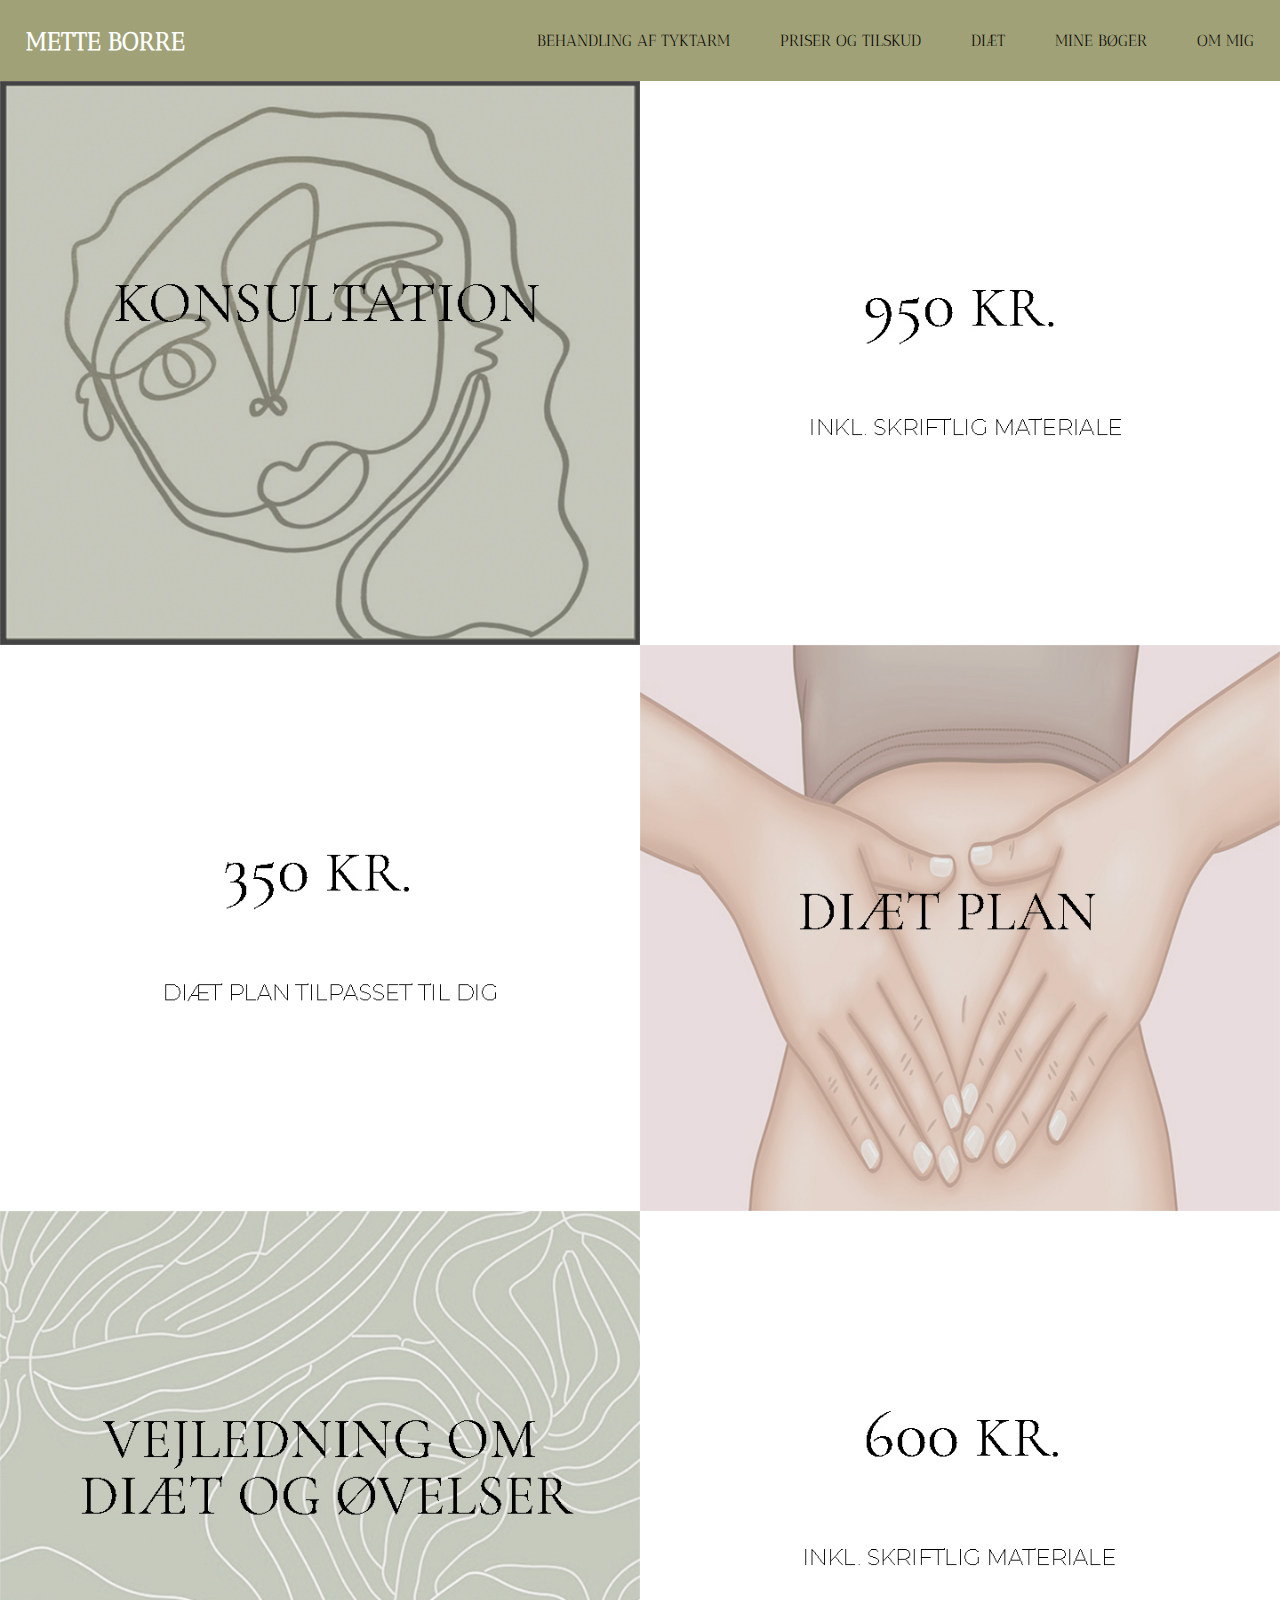
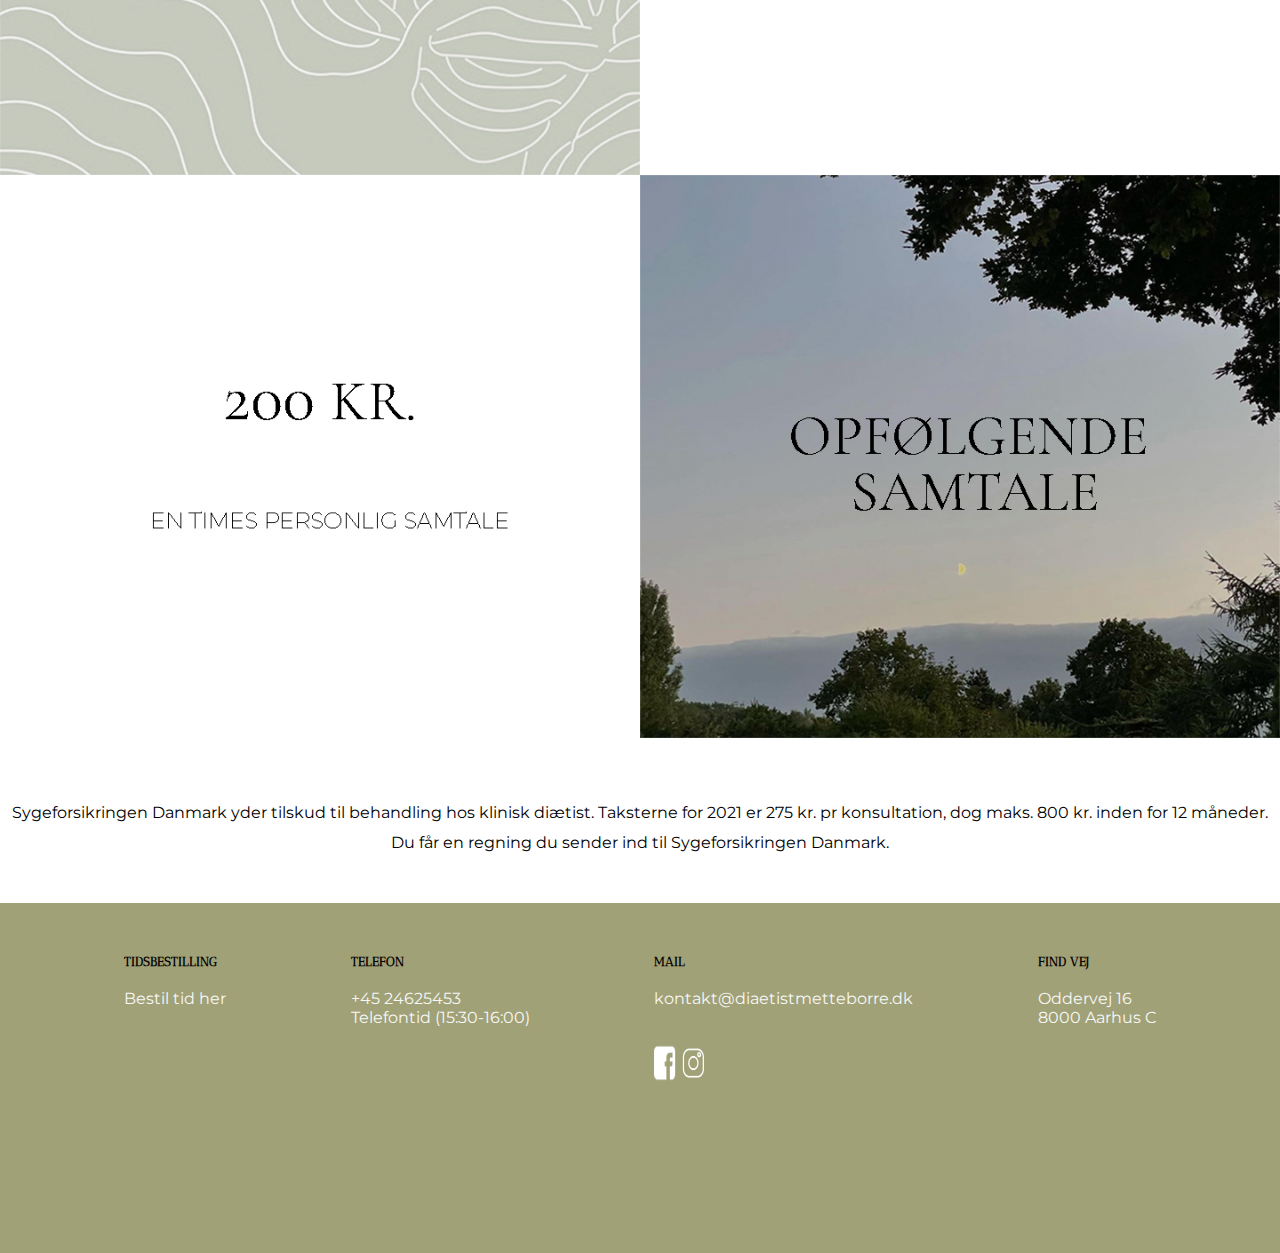
<file: priserogtilskud.html>
<!DOCTYPE html>
<html lang="en">
<head>
    <meta charset="UTF-8">
    <meta http-equiv="X-UA-Compatible" content="IE=edge">
    <meta name="viewport" content="width=device-width, initial-scale=1.0">
    <title>Mette Borre Diætist</title>
    <meta name="description" content="Jeg tilbyder vejledning og diæt plan til alle med problemer i tarmen.">
    <link rel="stylesheet" href="stylesheet.css">
    <style> @import url('https://fonts.googleapis.com/css2?family=Montserrat:wght@200&display=swap');</style>
    <style> @import url('https://fonts.googleapis.com/css2?family=Antic+Didone&display=swap');</style>
</head>
<body>
<header>
   
 
    <!--desktopmenu-->
    <a href="index.html">Mette Borre</a>
    
    <nav id="desktopmenu">
      
        <div class="dropdown">
            <p><a href="behandling.html" class="dropbtn">Behandling af tyktarm</a></p>
            <div class="dropdown-content">
                <a href="vejledning.html">Vejledning</a>
                <a href="komgodtigang.html">Kom godt i gang</a>
            </div>
        </div>

      <a href="priserogtilskud.html">Priser og tilskud</a>

      <a href="diæt.html">Diæt</a>

        <div class="dropdown">
            <p><a href="minebøger.html" class="dropbtn">Mine Bøger</a></p>
            <div class="dropdown-content">
                <a href="bogomernæring.html">Bog om ernæring</a>
                <a href="bogomkost.html">Bog om kost</a>
                <a href="foredrag.html">Foredrag om fordøjelse</a>
            </div>
        </div>
    
        <div class="dropdown">
            <p><a href="ommig.html" class="dropbtn">Om mig</a></p>

            <div class="dropdown-content">
                <a href="kontakt.html">Kontakt</a>
                <a href="omtale.html">Omtale</a>
            </div>
        </div>
    </nav>

       <!--burgermenu-->
       <a id="mobilemenu" href="menu.html"> <img src="menu-mobil/burgermenu.svg" alt="Burger Menu"> </a>

</header>

<main>
<section>
    <div >
        <div class="pogtkasse">
            <img class="pogt" src="image/priserogtilskudkonsultation.jpg" alt="konsultation">
            <img class="pogt" src="image/konsultationpriser.jpg" alt="priser på konsultation">
        </div>

        <div class="pogtkasse">
            <img class="pogt" src="image/diætplanpriser.jpg" alt="Diæt plan priser">
            <img class="pogt" src="image/priserogtilskuddiæt.jpg" alt="Diæt plan">
        </div>

        <div class="pogtkasse">
            <img class="pogt" src="image/priserogtilskudvejledning.jpg" alt="Vejledning af diæt og øvelser">
            <img class="pogt" src="image/Vejledningpriser.jpg" alt="Vejledning priser">
        </div>

        <div class="pogtkasse">
            <img class="pogt" src="image/samtalepriser.jpg" alt="Samtale priser">
            <img class="pogt" src="image/priserogtilskudsamtale.jpg" alt="Opfølgende samtale">
        </div>
    </div>
</section>

<section id="tilskud">
    <div>
        <p>
            <br><br>Sygeforsikringen Danmark yder tilskud til behandling hos klinisk diætist. Taksterne for 2021 er 275 kr. pr konsultation, dog maks. 800 kr. inden for 12 måneder. Du får en regning du sender ind til Sygeforsikringen Danmark.<br> <br>
        </p>
    </div>
</section>
</main>


<footer>

    <div class="up">
       <h6>Tidsbestilling</h6>
        <p>
        <a href="#"> Bestil tid her</a>
        </p>
    </div>

    <div class="up">
        <h6>Telefon</h6>
        <p>
        +45 24625453<br>
        Telefontid (15:30-16:00)<br>
        </p>
    </div>

    <div class="down">
        <h6>Mail</h6>
        <p>
        <a href="mailto:Kontakt@diaetistmetteborre.dk">kontakt@diaetistmetteborre.dk</a>
        </p>
        <a href="#"><img src="image/iconerfooter.png" alt="facebook og instagram logo"></a>
    </div>

    <div class="down">
        <h6>Find vej</h6>
        <p>
        <a href="https://goo.gl/maps/Ad6zxF7HXjRn4RDX6">
        Oddervej 16
        <br>
        8000 Aarhus C
        </a>
        </p>
    </div>
</footer>

</body>

</html>
</file>
<file: stylesheet.css>
*{
    margin: 0;
    padding: 0;
}


/*Header og navbar*/
header{
    background-color:#a0a177;

    padding: 2%;
    z-index: 1;
    position: sticky;
    top: 0;

    display: flex;
    justify-content: space-between;
    align-items: center;
  
}

/*logo*/
header > a {
    font-family: 'Antic Didone', serif;
    font-weight: 600;
    font-style: normal;
    color:#ffffff;
    font-size: 25px;
    text-decoration: none;
    text-transform: uppercase;
}
/*placering af menupunkterne*/

nav{
    display: flex;
    gap: 50px;
}

/*styling af de punkter der ikke har en dropdown*/

nav > a {
    font-family: 'Antic Didone', serif;
    font-weight: 400;
    font-style: normal;
    color:black;
    font-size: 16px;
    
    text-decoration: none;
    text-transform: uppercase;
}
nav > a:hover{
    font-weight: 800;
}

/* dropdown styling i navbaren */
.dropbtn {
    background-color: transparent;
    font-family: 'Antic Didone', serif;
    font-weight: 400;
    font-style: normal;
    color: black;
    font-size: 16px;
    text-decoration: none;
    text-transform: uppercase;
    border: none;
  }



.dropdown-content {
    display: none;
    position: absolute;

    background-color: #a0a177;
    font-family: 'Antic Didone', serif;
    font-weight: 400;
    font-style: normal;
    color: black;
    font-size: 10pt;
    text-decoration: none;
    text-transform: uppercase;
    text-align: center;

    min-width: 110px;
    box-shadow: 0px 8px 16px 0px rgba(0, 0, 0, 0.075);
   
  }
  
.dropdown-content a {
    color: black;
    padding: 12px 16px;
    text-decoration: none;
    display: block;
  }

  /* skifter baggrundfarven og font weight når man kører over */
  .dropdown-content a:hover {
    background-color: #a0a177;
    font-weight: 800;
  }
/* display ændres til blok, for at vise content når man hover */
.dropdown:hover .dropdown-content {
    display: block;
  }


#burgermenubody{
    background-color: #a0a177;
    color: black;
}

#burgermenu{
    display:flex;
    gap: 50px;
    flex-direction: column;
    align-items:center;
    padding: 20%;
}
#burgermenulogo{
   
    color: black;
    background-color: #a0a177;
    text-decoration: none;
}


#burgermenuexit > img{
    width: 40px;
    height: 40px;
    padding: 6%;
}

#mobilemenu{
    width: 50px;
    height: 50px;
}


/*forside*/

/*hero*/
#forside{
    width: 100%;
   
    background-image: url("image/lyserodtarm.jpg");
    height: 500px;
    background-repeat: no-repeat;
    background-size: cover;
    background-position: center;
    
}
#forsidetekst {
    font-family: 'Antic Didone', serif;
    font-weight: 200;
    font-style: normal;
    font-size: 60px;
    text-transform: uppercase;
    text-align: center;
    padding-top: 10%;
    
}

#forside > p{
    font-family: 'Montserrat', sans-serif;
    font-weight: 600;
    font-size: 20px;
    font-style:normal;
    line-height: 60px;
    padding-bottom:30px;
    text-align: center;
}


.lyserodknap{
    background-color:#947169 ;
    border: none;
    color:#f7f8f6;
    padding: 15px 32px;
    
    text-align: center;
    text-decoration: none;
    font-size: 16px;
    font-family: montserrat, sans-serif;
    font-weight: 300;
    font-style: normal;
    text-transform: uppercase;
    box-shadow: 0 8px 16px 0 rgba(0,0,0,0.2), 0 6px 20px 0 rgba(0,0,0,0.19);
}


.lyserodknap:hover{
    font-weight: 600;
}




/*section - behandlinger jeg tilbyder*/

.behandlinger > h2{
   text-align: center;
   font-family: 'Antic Didone', serif;
    font-style: normal;
    text-transform: uppercase;
    padding-top: 5%;
    margin-bottom: 15px;
   
}
.behandlinger > p{
    font-family: 'Montserrat', sans-serif;
}
.behandlingerbilleder {
    display: flex;
    width:100%;
    display:flex;
    justify-content:space-around;  
}

.behandlingerbilleder > div>h2{
    font-family: 'Antic Didone', serif;
    font-size: 20px;
    
    text-align: center;
    
}
#behandlingerknap{
    margin-top: 30px;
    margin-bottom: 60px;
    text-align: center;
}

/* section Hvem er jeg - forside*/

.tokolonnermette{
    display: flex;
}

#metteprisertekst{
    align-items: center;
    text-align: center;
    
}


#metteprisertekst > h2{
    font-family: 'Antic Didone', serif;
    text-transform: uppercase;
    margin-top:100px;
    margin-bottom: 100px;
    width: 100%;
}

#metteprisertekst > p{
    font-family: 'Montserrat', sans-serif;
    text-transform: uppercase;
    margin-top:100px;
    margin-bottom: 100px;
    
}
#prisertekst{
    align-items: center;
    text-align: center; 
    
}


#prisertekst > h2{
    font-family: 'Antic Didone', serif;
    text-transform: uppercase;
    margin-top:100px;
    margin-bottom: 100px;
    width: 100%;
}

#prisertekst > p{
    font-family: 'Montserrat', sans-serif;
    text-transform: uppercase;
    margin-top:100px;
    margin-bottom: 100px;
    
}

#metteansigt{
    width: 100%;
}
/* section priser og tilskud - forside*/
.tokolonnerpriser {
    display: flex;
}

#priserforside{
    width: 100%;
   
}




/*Om mig*/

#ommigintro{
    background-image: url(image/ommigbaggrund.jpg);
    width: 100%;
    height: 400px;
    background-repeat: no-repeat;
    background-size: cover;
    background-position: center;
}

.tokolonnerommig{
    display:flex;
    align-items: center;
    width: 100%;

}

#ommigbillede {
    width: 100%;
}
#ommigtekst >div>p{
    font-family: 'Montserrat', sans-serif;
    text-transform: none;
    text-align: center;
    line-height: 30px;
}

#ommigtekst>div> h2{
    font-family: 'Antic Didone', serif;
    text-transform: uppercase;
    margin-bottom: 50px; 
    text-align: center;
    margin-top: 15px;
}

/*priser og tilskud side*/

.pogtkasse{
    display: flex;
}
.pogt{
    width: 50%;
}
#tilskud >div>p{
    font-family: 'Montserrat', sans-serif;
    text-transform: none;
    text-align: center;
    line-height: 30px;
}




/*kom godt i gang side*/

#komgodtigang {
    font-family: 'Antic Didone', serif;
    text-transform: uppercase;
    text-align: center;
    font-size: xx-large;
    background-image: url(image/lyserodtarm.jpg);
    width: 100%;
    height: 500px;
}

#komgodtigang> h2{
    padding: 15% 15%;
}

#komigangtekst > div>h2{
    font-family: 'Antic Didone', serif;
    text-transform: uppercase;
    margin-top:100px;
    margin-bottom: 100px;
    text-align: center;
    font-size: xx-large;
}

#komigangtekst > div> p{
    font-family: 'Montserrat', sans-serif;
    text-transform: none;
    text-align: center;
    line-height: 30px;
}
#madplan{
    width: 100%;
    
}

/*Diæt*/

#diætoverskrift{
    background-image: url(image/diætbillede.jpg);
    width: 100%;
    height: 500px;
    background-repeat: no-repeat;
    background-size: cover;
    background-position: center;
    text-align: center;
}

#diætoverskrift> h2{
    padding: 15% 15%;
    font-size:300%;
    font-weight: 600;
    font-family: 'Antic Didone', serif;
}

#diættekst > h2{
    font-family: 'Antic Didone', serif;
    text-align: center;
    text-transform: uppercase;
    margin-top: 50px;
}

#diættekst > p{
    font-family: 'Montserrat', sans-serif;
    text-transform: none;
    text-align: center;
    line-height: 30px;
    margin-bottom: 10%;
}
#diættekst2 > div>h2{
    font-family: 'Antic Didone', serif;
    text-align: center;
    text-transform: uppercase;
    margin-top: 50px;
}
#diættekst2 > div>p{
    font-family: 'Montserrat', sans-serif;
    text-transform: none;
    text-align: center;
    line-height: 30px;
    margin-bottom: 10%;
}
#grøntsager{
    width: 100%;
}





/*Behandling af tyktarm side*/

#behandlingoverskrift{
    background-image: url(image/behandlingaftyktarm.jpg);
    width: 100%;
    height: 500px;
    background-repeat: no-repeat;
    background-size: cover;
    background-position: center;
    text-align: center;
}
#behandlingoverskrift> h2{
    padding: 15% 15%;
    font-size: xx-large;
    font-weight: 600;
    font-family: 'Antic Didone', serif;
    
}

.behandlingtekst> div> h2{
    font-family: 'Antic Didone', serif;
    text-align: center;
    text-transform: uppercase;
    margin-top: 50px;
    align-items: center;
    margin-bottom: 20px;
}
.behandlingtekst>h2{
    font-family: 'Antic Didone', serif;
    text-align: center;
    text-transform: uppercase;
    margin-top: 50px;
    align-items: center;
    margin-bottom: 20px;
}

.behandlingtekst>p{
    line-height: 30px;
    font-family: 'Montserrat', sans-serif;
    text-align: center;

}

.behandlingtekst > div>p{
    line-height: 30px;
    margin-bottom: 5%;
    font-family: 'Montserrat', sans-serif;
   
    text-align: center;

}

/*Footer*/

footer{
    margin-top: 15px;
    padding-top:50px;
    min-height:300px;
    width:100%;

    background-color:#a0a177;
    text-align:left;

    display: flex;
    justify-content: space-evenly;
    align-items:stretch;
}

footer > div > a > img{
    padding-top: 10px;
    height: 50px;
    width: 50px;
}
footer>div>h6{
    color: black;
    font-weight: 600;
}

/* tekst dekoration på footer */
h6{
    font-family: 'Antic Didone', serif;
    font-weight: 300;
    font-style: normal;
    font-size: 10pt;
    text-transform: uppercase;
    color: #f7f8f6;
}

footer > div > p{
    margin-top:20px;
    margin-bottom:20px;
    color: #f7f8f6;
    font-family: 'Montserrat', sans-serif;
}


footer > div > p > a{
    text-decoration: none;
    color: #f7f8f6;
    font-family: 'Montserrat', sans-serif;
}

footer > div > p > a:hover{
    font-weight: 300;
}




/*Media - responsive*/

@media only screen and (min-width:768px){
    /* header */
   #mobilemenu{
       display: none;
   }
   

}
@media only screen and (max-width:768px){

    /* header */
    #desktopmenu{
        display: none;
    }
    /*forside*/
    #forside{
        width: 100%;
        height: 500px;
        align-items: center;
    }
    #forsidetekst, p{
        text-align: center;
        
        
    }
    /*forside-behandlinger*/
    .behandlinger{
        flex-direction: column;
       
    }
    .behandlingerbilleder {
        flex-direction: column;
        align-items: center;
    }
    /*Forside - Mette*/

    .tokolonnermette{
        flex-direction: column-reverse;
    }
    /*forside - priser*/
    .tokolonnerpriser{
        flex-direction: column;
    }
     /* footer */
     footer{
        flex-direction: column;
        text-align: center;
    }
    footer{
        flex-direction: column;
        text-align: center;
    }

    /*priser og tilskud side*/
    .priserogtilskud{
        flex-direction: column;
    }
    /*diæt side*/
    #diætoverskrift{
        height: 250px;
    }
    /*kom godt i gang side*/
    #komgodtigang{
        height: 250px;
    }
    /*Behandliong af tyktarm side*/
    #behandlingoverskrift{
        height: 250px;
    }
    /*om mig side*/
    #ommigintro{
        height: 250px;
    }
    

    .tokolonnerommig{
        flex-direction: column;
    }
}
</file>
